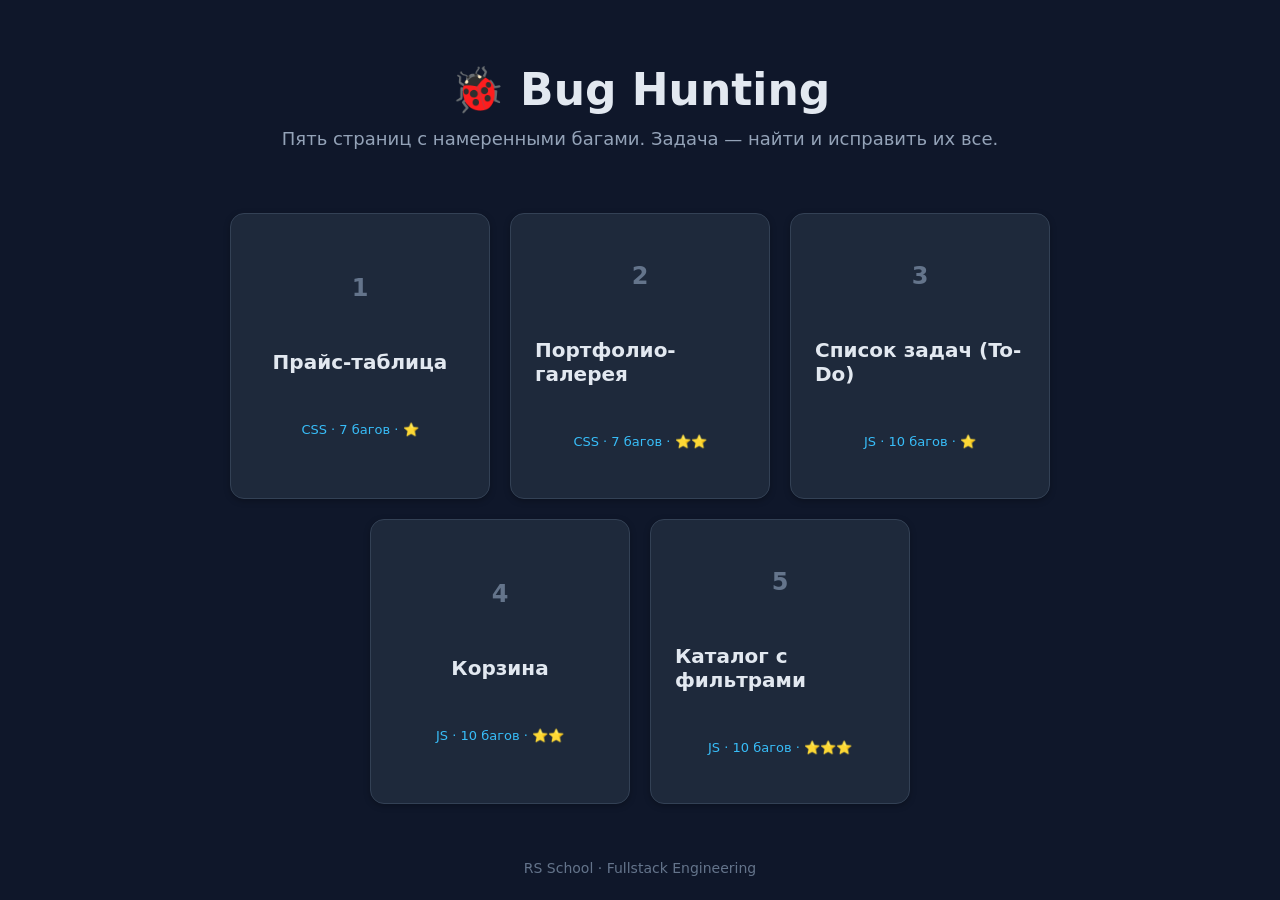
<file: index.html>
<!DOCTYPE html>
<html lang="ru">
  <head>
    <meta charset="UTF-8" />
    <meta name="viewport" content="width=device-width, initial-scale=1.0" />
    <title>Bug Hunting — RS School</title>
    <link rel="stylesheet" href="styles.css" />
  </head>
  <body>
    <header class="hero">
      <h1>🐞 Bug Hunting</h1>
      <p>Пять страниц с намеренными багами. Задача — найти и исправить их все.</p>
    </header>

    <main class="tasks">
      <a class="task-card" href="1-pricing/index.html">
        <span class="task-card__num">1</span>
        <span class="task-card__title">Прайс-таблица</span>
        <span class="task-card__tag">CSS · 7 багов · ⭐</span>
      </a>
      <a class="task-card" href="2-portfolio/index.html">
        <span class="task-card__num">2</span>
        <span class="task-card__title">Портфолио-галерея</span>
        <span class="task-card__tag">CSS · 7 багов · ⭐⭐</span>
      </a>
      <a class="task-card" href="3-todo/index.html">
        <span class="task-card__num">3</span>
        <span class="task-card__title">Список задач (To-Do)</span>
        <span class="task-card__tag">JS · 10 багов · ⭐</span>
      </a>
      <a class="task-card" href="4-cart/index.html">
        <span class="task-card__num">4</span>
        <span class="task-card__title">Корзина</span>
        <span class="task-card__tag">JS · 10 багов · ⭐⭐</span>
      </a>
      <a class="task-card" href="5-catalog/index.html">
        <span class="task-card__num">5</span>
        <span class="task-card__title">Каталог с фильтрами</span>
        <span class="task-card__tag">JS · 10 багов · ⭐⭐⭐</span>
      </a>
    </main>

    <footer class="site-footer">
      <p>RS School · Fullstack Engineering</p>
    </footer>
  </body>
</html>
</file>
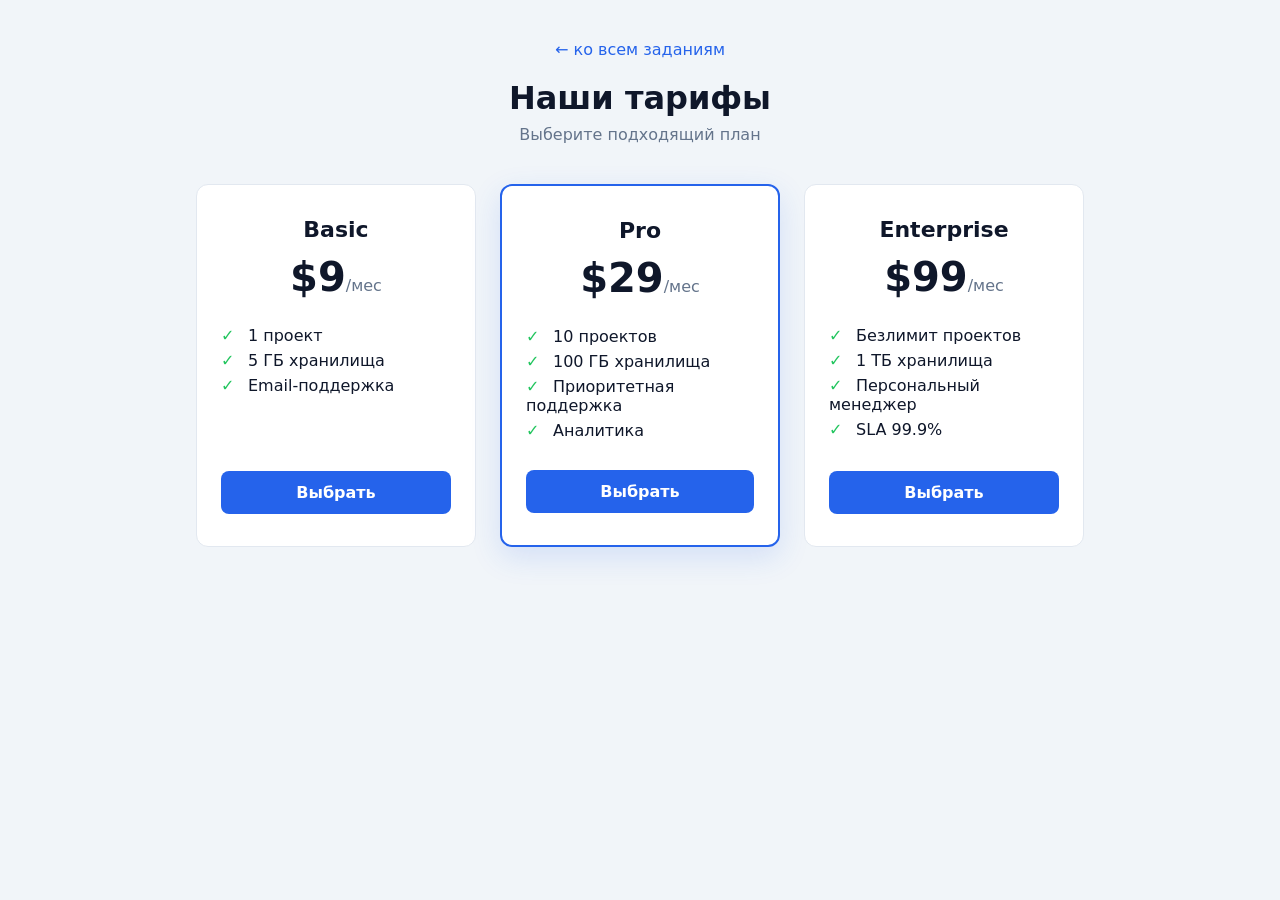
<file: 1-pricing/index.html>
<!DOCTYPE html>
<html lang="ru">
  <head>
    <meta charset="UTF-8" />
    <meta name="viewport" content="width=device-width, initial-scale=1.0" />
    <title>Задание 1 — Прайс-таблица</title>
    <link rel="stylesheet" href="styles.css" />
  </head>
  <body>
    <header class="page-header">
      <a href="../index.html" class="back">← ко всем заданиям</a>
      <h1>Наши тарифы</h1>
      <p>Выберите подходящий план</p>
    </header>

    <main class="plans">
      <section class="plan">
        <h3 class="plan__name">Basic</h3>
        <p class="price">$9<span>/мес</span></p>
        <ul class="features">
          <li>1 проект</li>
          <li>5 ГБ хранилища</li>
          <li>Email-поддержка</li>
        </ul>
        <a href="#" class="btn">Выбрать</a>
      </section>

      <section class="plan plan--featured">
        <h3 class="plan__name">Pro</h3>
        <p class="price">$29<span>/мес</span></p>
        <ul class="features">
          <li>10 проектов</li>
          <li>100 ГБ хранилища</li>
          <li>Приоритетная поддержка</li>
          <li>Аналитика</li>
        </ul>
        <a href="#" class="btn">Выбрать</a>
      </section>

      <section class="plan">
        <h3 class="plan__name">Enterprise</h3>
        <p class="price">$99<span>/мес</span></p>
        <ul class="features">
          <li>Безлимит проектов</li>
          <li>1 ТБ хранилища</li>
          <li>Персональный менеджер</li>
          <li>SLA 99.9%</li>
        </ul>
        <a href="#" class="btn">Выбрать</a>
      </section>
    </main>
  </body>
</html>
</file>
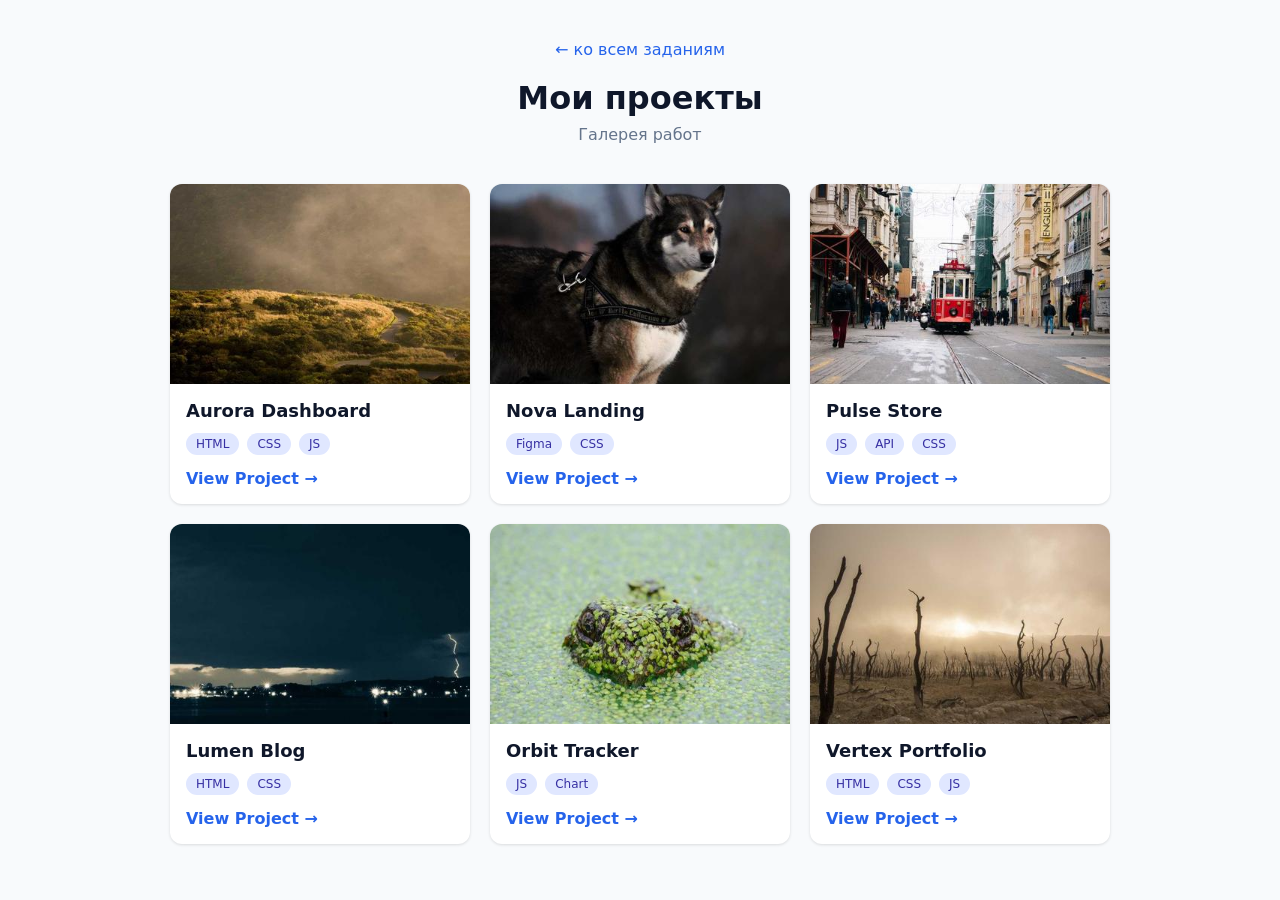
<file: 2-portfolio/index.html>
<!DOCTYPE html>
<html lang="ru">
  <head>
    <meta charset="UTF-8" />
    <meta name="viewport" content="width=device-width, initial-scale=1.0" />
    <title>Задание 2 — Портфолио-галерея</title>
    <link rel="stylesheet" href="styles.css" />
  </head>
  <body>
    <header class="page-header">
      <a href="../index.html" class="back">← ко всем заданиям</a>
      <h1>Мои проекты</h1>
      <p>Галерея работ</p>
    </header>

    <main class="gallery">
      <article class="card">
        <img src="../assets/project_aurora.png" alt="Проект Aurora" />
        <div class="card__body">
          <h3>Aurora Dashboard</h3>
          <div class="tags">
            <span class="tag">HTML</span>
            <span class="tag">CSS</span>
            <span class="tag">JS</span>
          </div>
          <a href="#" class="link">View Project →</a>
        </div>
      </article>

      <article class="card">
        <img src="../assets/project_nova.png" alt="Проект Nova" />
        <div class="card__body">
          <h3>Nova Landing</h3>
          <div class="tags">
            <span class="tag">Figma</span>
            <span class="tag">CSS</span>
          </div>
          <a href="#" class="link">View Project →</a>
        </div>
      </article>

      <article class="card">
        <img src="../assets/project_pulse.png" alt="Проект Pulse" />
        <div class="card__body">
          <h3>Pulse Store</h3>
          <div class="tags">
            <span class="tag">JS</span>
            <span class="tag">API</span>
            <span class="tag">CSS</span>
          </div>
          <a href="#" class="link">View Project →</a>
        </div>
      </article>

      <article class="card">
        <img src="../assets/project_lumen.png" alt="Проект Lumen" />
        <div class="card__body">
          <h3>Lumen Blog</h3>
          <div class="tags">
            <span class="tag">HTML</span>
            <span class="tag">CSS</span>
          </div>
          <a href="#" class="link">View Project →</a>
        </div>
      </article>

      <article class="card">
        <img src="../assets/project_orbit.png" alt="Проект Orbit" />
        <div class="card__body">
          <h3>Orbit Tracker</h3>
          <div class="tags">
            <span class="tag">JS</span>
            <span class="tag">Chart</span>
          </div>
          <a href="#" class="link">View Project →</a>
        </div>
      </article>

      <article class="card">
        <img src="../assets/project_vertex.png" alt="Проект Vertex" />
        <div class="card__body">
          <h3>Vertex Portfolio</h3>
          <div class="tags">
            <span class="tag">HTML</span>
            <span class="tag">CSS</span>
            <span class="tag">JS</span>
          </div>
          <a href="#" class="link">View Project →</a>
        </div>
      </article>
    </main>
  </body>
</html>
</file>
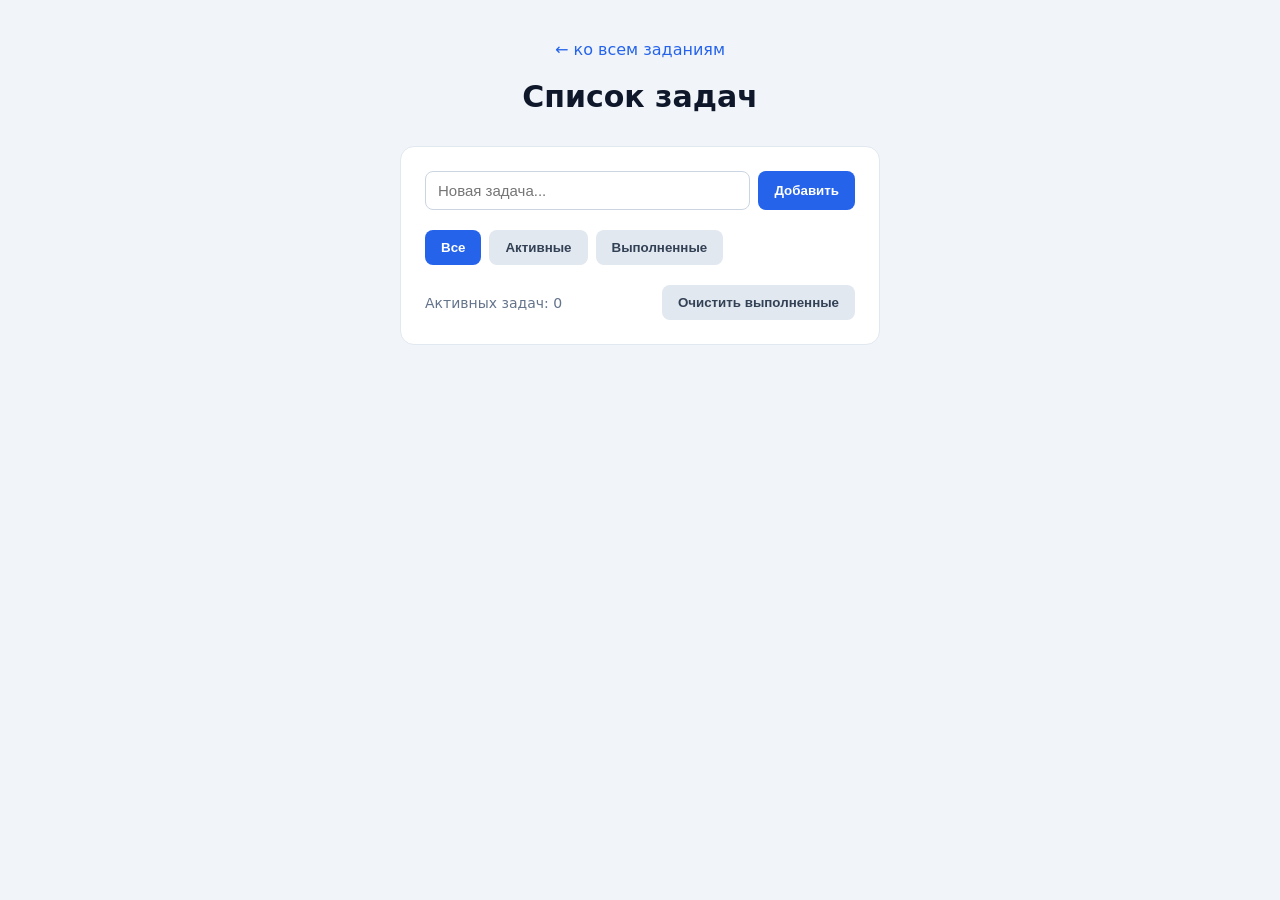
<file: 3-todo/index.html>
<!DOCTYPE html>
<html lang="ru">
  <head>
    <meta charset="UTF-8" />
    <meta name="viewport" content="width=device-width, initial-scale=1.0" />
    <title>Задание 3 — Список задач</title>
    <link rel="stylesheet" href="styles.css" />
  </head>
  <body>
    <header class="page-header">
      <a href="../index.html" class="back">← ко всем заданиям</a>
      <h1>Список задач</h1>
    </header>

    <main class="app">
      <div class="add-row">
        <input type="text" id="task-input" placeholder="Новая задача..." />
        <button id="add-btn">Добавить</button>
      </div>
      <p class="error" id="error" hidden>Введите текст задачи</p>

      <div class="filters">
        <button data-filter="all" class="filter active">Все</button>
        <button data-filter="active" class="filter">Активные</button>
        <button data-filter="done" class="filter">Выполненные</button>
      </div>

      <ul id="task-list" class="task-list"></ul>

      <div class="footer-row">
        <span id="counter">Активных задач: 0</span>
        <button id="clear-completed">Очистить выполненные</button>
      </div>
    </main>

    <script src="script.js"></script>
  </body>
</html>
</file>
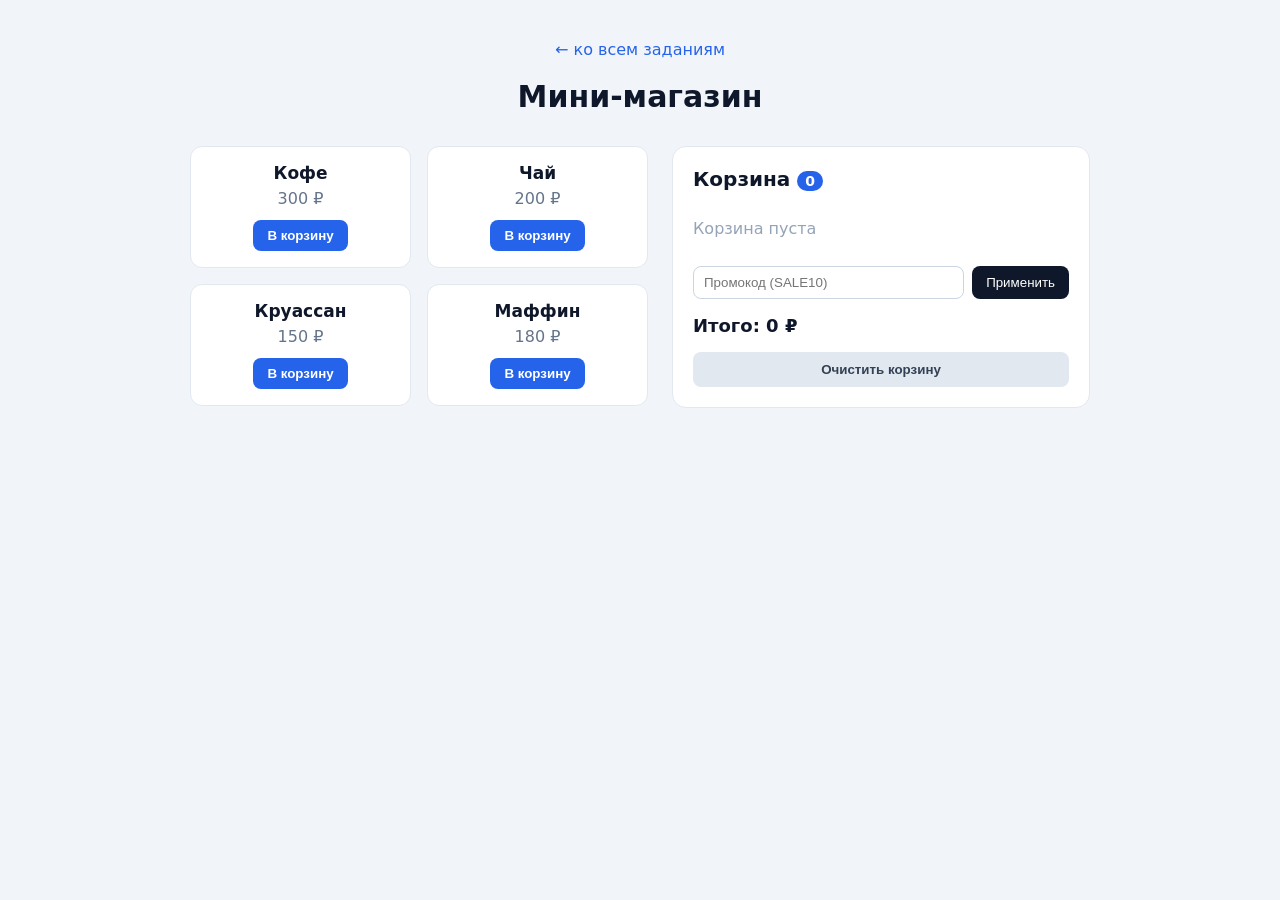
<file: 4-cart/index.html>
<!DOCTYPE html>
<html lang="ru">
  <head>
    <meta charset="UTF-8" />
    <meta name="viewport" content="width=device-width, initial-scale=1.0" />
    <title>Задание 4 — Корзина</title>
    <link rel="stylesheet" href="styles.css" />
  </head>
  <body>
    <header class="page-header">
      <a href="../index.html" class="back">← ко всем заданиям</a>
      <h1>Мини-магазин</h1>
    </header>

    <main class="shop">
      <section class="products" id="products"></section>

      <aside class="cart">
        <h2>Корзина <span id="badge" class="badge">0</span></h2>
        <ul class="cart-items" id="cart-items"></ul>
        <p class="empty" id="empty-msg">Корзина пуста</p>
        <div class="promo">
          <input type="text" id="promo-input" placeholder="Промокод (SALE10)" />
          <button id="promo-btn">Применить</button>
        </div>
        <p class="total">Итого: <span id="total">0</span> ₽</p>
        <button id="clear-btn" class="clear">Очистить корзину</button>
      </aside>
    </main>

    <script src="script.js"></script>
  </body>
</html>
</file>
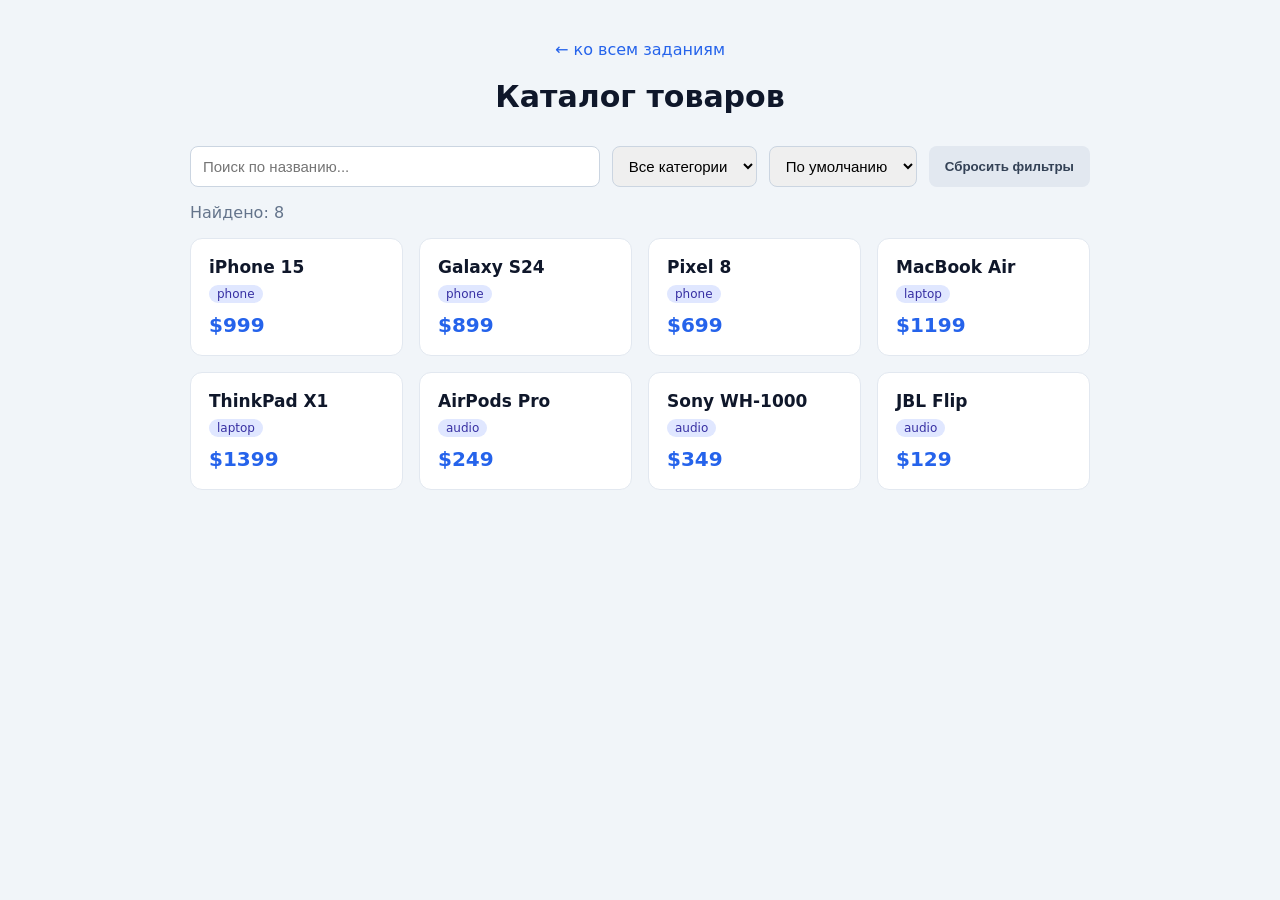
<file: 5-catalog/index.html>
<!DOCTYPE html>
<html lang="ru">
  <head>
    <meta charset="UTF-8" />
    <meta name="viewport" content="width=device-width, initial-scale=1.0" />
    <title>Задание 5 — Каталог</title>
    <link rel="stylesheet" href="styles.css" />
  </head>
  <body>
    <header class="page-header">
      <a href="../index.html" class="back">← ко всем заданиям</a>
      <h1>Каталог товаров</h1>
    </header>

    <main class="catalog">
      <div class="controls">
        <input type="text" id="search" placeholder="Поиск по названию..." />
        <select id="category">
          <option value="all">Все категории</option>
          <option value="phone">Телефоны</option>
          <option value="laptop">Ноутбуки</option>
          <option value="audio">Аудио</option>
        </select>
        <select id="sort">
          <option value="default">По умолчанию</option>
          <option value="asc">Цена ↑</option>
          <option value="desc">Цена ↓</option>
        </select>
        <button id="reset">Сбросить фильтры</button>
      </div>

      <p class="count">Найдено: <span id="count">0</span></p>
      <section class="grid" id="grid"></section>
    </main>

    <script src="script.js"></script>
  </body>
</html>
</file>
<file: styles.css>
* {
  box-sizing: border-box;
  margin: 0;
  padding: 0;
}

body {
  font-family: system-ui, -apple-system, "Segoe UI", Roboto, sans-serif;
  background: #0f172a;
  color: #e2e8f0;
  min-height: 100vh;
  display: flex;
  flex-direction: column;
}

.hero {
  text-align: center;
  padding: 64px 20px 32px;
}

.hero h1 {
  font-size: 44px;
  margin-bottom: 12px;
}

.hero p {
  color: #94a3b8;
  font-size: 18px;
}

.tasks {
  flex: 1;
  display: flex;
  flex-wrap: wrap;
  justify-content: center;
  gap: 20px;
  max-width: 960px;
  margin: 0 auto;
  padding: 32px 20px;
}

.task-card {
  display: flex;
  flex-direction: column;
  align-items: center;
  justify-content: center;
  gap: 3rem;
  width: 260px;
  padding: 24px;
  background: #1e293b;
  border: 1px solid #334155;
  border-radius: 14px;
  text-decoration: none;
  color: inherit;
  box-shadow: 0 2px 6px rgba(0, 0, 0, 0.25);
  transition:
    transform 0.2s ease,
    border-color 0.2s ease,
    box-shadow 0.2s ease;
}

.task-card:hover {
  transform: translateY(-8px);
  border-color: #2563eb;
  box-shadow: 0 12px 28px rgba(0, 0, 0, 0.45);
}

.task-card__num {
  font-size: 1.5rem;
  color: #64748b;
  font-weight: 700;
}

.task-card__title {
  font-size: 20px;
  font-weight: 600;
}

.task-card__tag {
  font-size: 13px;
  color: #38bdf8;
}

.site-footer {
  text-align: center;
  padding: 24px;
  color: #64748b;
  font-size: 14px;
}
</file>
<file: 1-pricing/styles.css>
* {
  box-sizing: border-box;
  margin: 0;
  padding: 0;
}

body {
  font-family: system-ui, -apple-system, "Segoe UI", Roboto, sans-serif;
  background: #f1f5f9;
  color: #0f172a;
  padding: 40px 20px;
}

.page-header {
  text-align: center;
  margin-bottom: 40px;
}

.page-header h1 {
  font-size: 32px;
  margin-bottom: 8px;
}

.page-header p {
  color: #64748b;
}

.back {
  display: inline-block;
  margin-bottom: 20px;
  color: #2563eb;
  text-decoration: none;
}

.plans {
  display: flex;
  flex-direction: row;
  justify-content: center;
  align-items: stretch;
  gap: 24px; 
  max-width: 960px;
  margin: 0 auto;
}

.plan {
  background: #ffffff;
  border: 1px solid #e2e8f0;
  border-radius: 12px;
  padding: 32px 24px; 
  width: 280px;
  text-align: center;
  display: flex; 
  flex-direction: column; 
}

.plan--featured {
  border: 2px solid #2563eb; ;
  box-shadow: 0 10px 30px rgba(37, 99, 235, 0.15);
}

.plan__name {
  font-size: 22px;
  margin-bottom: 12px;
}

.price {
  font-size: 40px;
  font-weight: 700;
  color: #0f172a;
  margin-bottom: 20px;
}

.price span {
  font-size: 16px;
  font-weight: 400;
  color: #64748b;
}

.features {
  list-style: none;
  margin-bottom: 24px;
  text-align: left;
}

.features li {
  padding: 0;
  margin: 6px 0; 
}

.features li::before {
  content: "✓ "; 
  color: #22c55e;
  font-weight: 700;
  margin-right: 8px;
}

.btn {
  display: inline-block;
  padding: 12px 28px;
  border-radius: 8px;
  background: #2563eb;
  color: #ffffff;
  text-decoration: none;
  font-weight: 600;
  margin-top: auto; 
}
</file>
<file: 2-portfolio/styles.css>
* {
  box-sizing: border-box;
  margin: 0;
  padding: 0;
}

body {
  font-family: system-ui, -apple-system, "Segoe UI", Roboto, sans-serif;
  background: #f8fafc;
  color: #0f172a;
  padding: 40px 20px;
}

.page-header {
  text-align: center;
  margin-bottom: 40px;
}

.page-header h1 {
  font-size: 32px;
  margin-bottom: 8px;
}

.page-header p {
  color: #64748b;
}

.back {
  display: inline-block;
  margin-bottom: 20px;
  color: #2563eb;
  text-decoration: none;
}

.gallery {
  display: flex;
  flex-direction: row; 
  flex-wrap: wrap; 
  justify-content: center; 
  gap: 20px; 
  max-width: 1000px;
  margin: 0 auto;
}

.card {
  width: 300px;
  background: #ffffff;
  border-radius: 12px;
  overflow: hidden;
  box-shadow: 0 1px 3px rgba(0, 0, 0, 0.12);
  transition:
    transform 0.2s ease,
    box-shadow 0.2s ease;
}

.card:hover {
  transform: translateY(-8px); 
  box-shadow: 0 10px 20px rgba(0, 0, 0, 0.15); 
}

.card img {
  width: 100%;
  height: 200px;
  object-fit: cover;
  display: block;
}

.card__body {
  padding: 16px;
}

.card h3 {
  font-size: 18px;
  margin-bottom: 12px;
}

.tags {
  display: flex;
  flex-direction: row;
  gap: 8px;
  margin-bottom: 14px;
}

.tag {
  background: #e0e7ff;
  color: #3730a3;
  font-size: 12px;
  padding: 4px 10px;
  border-radius: 999px;
}

.link {
  color: #2563eb;
  text-decoration: none;
  font-weight: 600;
}
</file>
<file: 3-todo/styles.css>
* {
  box-sizing: border-box;
  margin: 0;
  padding: 0;
}

body {
  font-family: system-ui, -apple-system, "Segoe UI", Roboto, sans-serif;
  background: #f1f5f9;
  color: #0f172a;
  padding: 40px 20px;
}

.page-header {
  text-align: center;
  margin-bottom: 32px;
}

.page-header h1 {
  font-size: 30px;
}

.back {
  display: inline-block;
  margin-bottom: 20px;
  color: #2563eb;
  text-decoration: none;
}

.app {
  max-width: 480px;
  margin: 0 auto;
  background: #ffffff;
  border: 1px solid #e2e8f0;
  border-radius: 14px;
  padding: 24px;
}

.add-row {
  display: flex;
  gap: 8px;
}

.add-row input {
  flex: 1;
  padding: 10px 12px;
  border: 1px solid #cbd5e1;
  border-radius: 8px;
  font-size: 15px;
}

.add-row button,
.filters button,
.footer-row button {
  padding: 10px 16px;
  border: none;
  border-radius: 8px;
  background: #2563eb;
  color: #ffffff;
  font-weight: 600;
  cursor: pointer;
}

.error {
  color: #dc2626;
  font-size: 14px;
  margin-top: 8px;
}

.filters {
  display: flex;
  gap: 8px;
  margin: 20px 0;
}

.filters .filter {
  background: #e2e8f0;
  color: #334155;
}

.filters .filter.active {
  background: #2563eb;
  color: #ffffff;
}

.task-list {
  list-style: none;
}

.task {
  display: flex;
  align-items: center;
  justify-content: space-between;
  gap: 10px;
  padding: 12px 4px;
  border-bottom: 1px solid #e2e8f0;
}

.task__text {
  flex: 1;
  cursor: pointer;
}

.task.completed .task__text {
  text-decoration: line-through;
  color: #94a3b8;
}

.task__del {
  background: transparent;
  border: none;
  color: #94a3b8;
  font-size: 16px;
  cursor: pointer;
}

.task__del:hover {
  color: #dc2626;
}

.footer-row {
  display: flex;
  align-items: center;
  justify-content: space-between;
  margin-top: 20px;
  font-size: 14px;
  color: #64748b;
}

.footer-row button {
  background: #e2e8f0;
  color: #334155;
}
</file>
<file: 4-cart/styles.css>
* {
  box-sizing: border-box;
  margin: 0;
  padding: 0;
}

body {
  font-family: system-ui, -apple-system, "Segoe UI", Roboto, sans-serif;
  background: #f1f5f9;
  color: #0f172a;
  padding: 40px 20px;
}

.page-header {
  text-align: center;
  margin-bottom: 32px;
}

.page-header h1 {
  font-size: 30px;
}

.back {
  display: inline-block;
  margin-bottom: 20px;
  color: #2563eb;
  text-decoration: none;
}

.shop {
  display: flex;
  flex-wrap: wrap;
  gap: 24px;
  max-width: 900px;
  margin: 0 auto;
  align-items: flex-start;
}

.products {
  flex: 1 1 340px;
  display: grid;
  grid-template-columns: repeat(2, 1fr);
  gap: 16px;
}

.product {
  background: #ffffff;
  border: 1px solid #e2e8f0;
  border-radius: 12px;
  padding: 16px;
  text-align: center;
}

.product h3 {
  font-size: 17px;
  margin-bottom: 6px;
}

.product p {
  color: #64748b;
  margin-bottom: 12px;
}

.product button {
  padding: 8px 14px;
  border: none;
  border-radius: 8px;
  background: #2563eb;
  color: #ffffff;
  font-weight: 600;
  cursor: pointer;
}

.cart {
  flex: 1 1 300px;
  background: #ffffff;
  border: 1px solid #e2e8f0;
  border-radius: 14px;
  padding: 20px;
}

.cart h2 {
  font-size: 20px;
  margin-bottom: 16px;
}

.badge {
  display: inline-block;
  min-width: 24px;
  padding: 2px 8px;
  border-radius: 999px;
  background: #2563eb;
  color: #ffffff;
  font-size: 14px;
  text-align: center;
}

.cart-items {
  list-style: none;
}

.cart-item {
  display: flex;
  align-items: center;
  gap: 8px;
  padding: 10px 0;
  border-bottom: 1px solid #e2e8f0;
  font-size: 14px;
}

.cart-item span:first-child {
  flex: 1;
}

.qty-btn {
  width: 26px;
  height: 26px;
  border: 1px solid #cbd5e1;
  border-radius: 6px;
  background: #f8fafc;
  cursor: pointer;
  font-size: 16px;
  line-height: 1;
}

.qty {
  min-width: 24px;
  text-align: center;
}

.line {
  min-width: 60px;
  text-align: right;
  font-weight: 600;
}

.remove {
  border: none;
  background: transparent;
  color: #94a3b8;
  cursor: pointer;
  font-size: 15px;
}

.empty {
  color: #94a3b8;
  padding: 12px 0;
}

.promo {
  display: flex;
  gap: 8px;
  margin: 16px 0;
}

.promo input {
  flex: 1;
  padding: 8px 10px;
  border: 1px solid #cbd5e1;
  border-radius: 8px;
}

.promo button {
  padding: 8px 14px;
  border: none;
  border-radius: 8px;
  background: #0f172a;
  color: #ffffff;
  cursor: pointer;
}

.total {
  font-size: 18px;
  font-weight: 700;
  margin-bottom: 16px;
}

.clear {
  width: 100%;
  padding: 10px;
  border: none;
  border-radius: 8px;
  background: #e2e8f0;
  color: #334155;
  font-weight: 600;
  cursor: pointer;
}
</file>
<file: 5-catalog/styles.css>
* {
  box-sizing: border-box;
  margin: 0;
  padding: 0;
}

body {
  font-family: system-ui, -apple-system, "Segoe UI", Roboto, sans-serif;
  background: #f1f5f9;
  color: #0f172a;
  padding: 40px 20px;
}

.page-header {
  text-align: center;
  margin-bottom: 32px;
}

.page-header h1 {
  font-size: 30px;
}

.back {
  display: inline-block;
  margin-bottom: 20px;
  color: #2563eb;
  text-decoration: none;
}

.catalog {
  max-width: 900px;
  margin: 0 auto;
}

.controls {
  display: flex;
  flex-wrap: wrap;
  gap: 12px;
  margin-bottom: 16px;
}

.controls input,
.controls select {
  padding: 10px 12px;
  border: 1px solid #cbd5e1;
  border-radius: 8px;
  font-size: 15px;
}

.controls input {
  flex: 1;
  min-width: 200px;
}

.controls button {
  padding: 10px 16px;
  border: none;
  border-radius: 8px;
  background: #e2e8f0;
  color: #334155;
  font-weight: 600;
  cursor: pointer;
}

.count {
  color: #64748b;
  margin-bottom: 16px;
}

.grid {
  display: grid;
  grid-template-columns: repeat(auto-fill, minmax(180px, 1fr));
  gap: 16px;
}

.card {
  background: #ffffff;
  border: 1px solid #e2e8f0;
  border-radius: 12px;
  padding: 18px;
}

.card h3 {
  font-size: 17px;
  margin-bottom: 6px;
}

.card .cat {
  display: inline-block;
  font-size: 12px;
  color: #3730a3;
  background: #e0e7ff;
  padding: 2px 8px;
  border-radius: 999px;
  margin-bottom: 10px;
}

.card .price {
  font-size: 20px;
  font-weight: 700;
  color: #2563eb;
}
</file>
